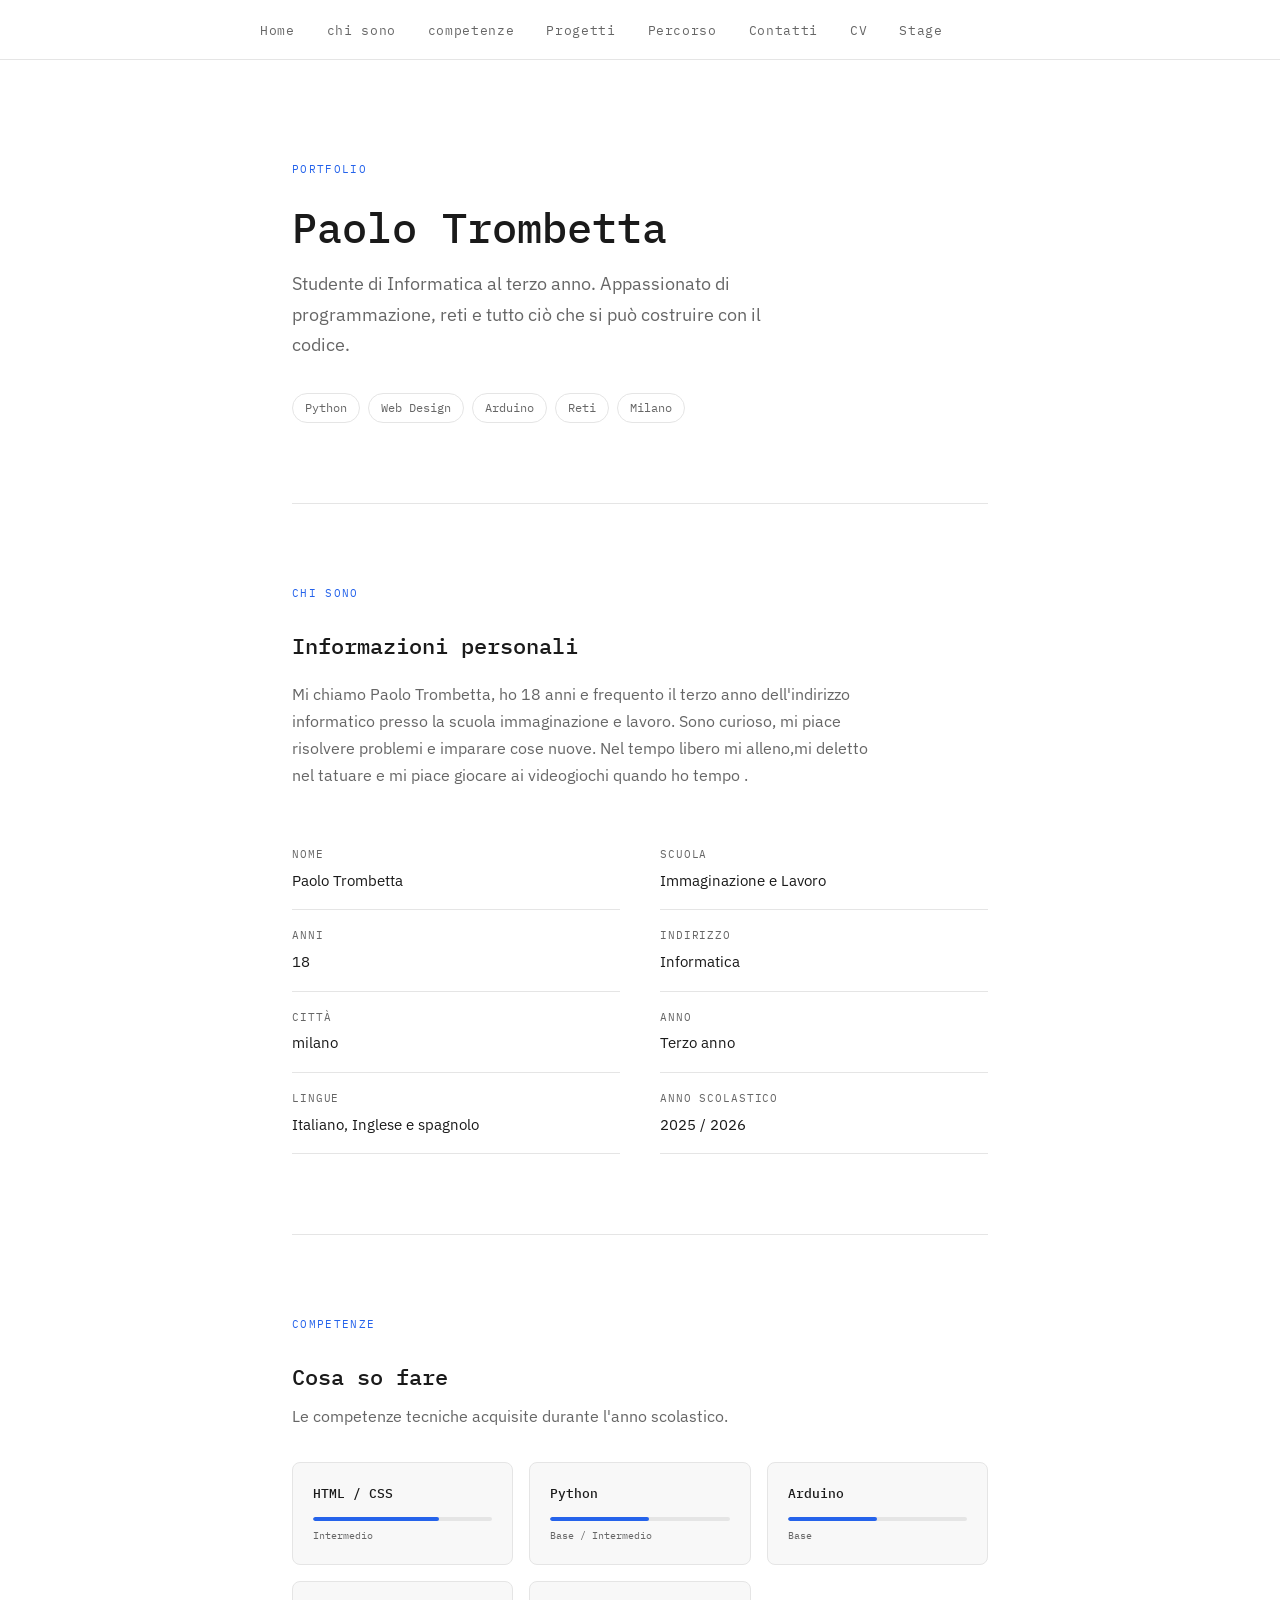
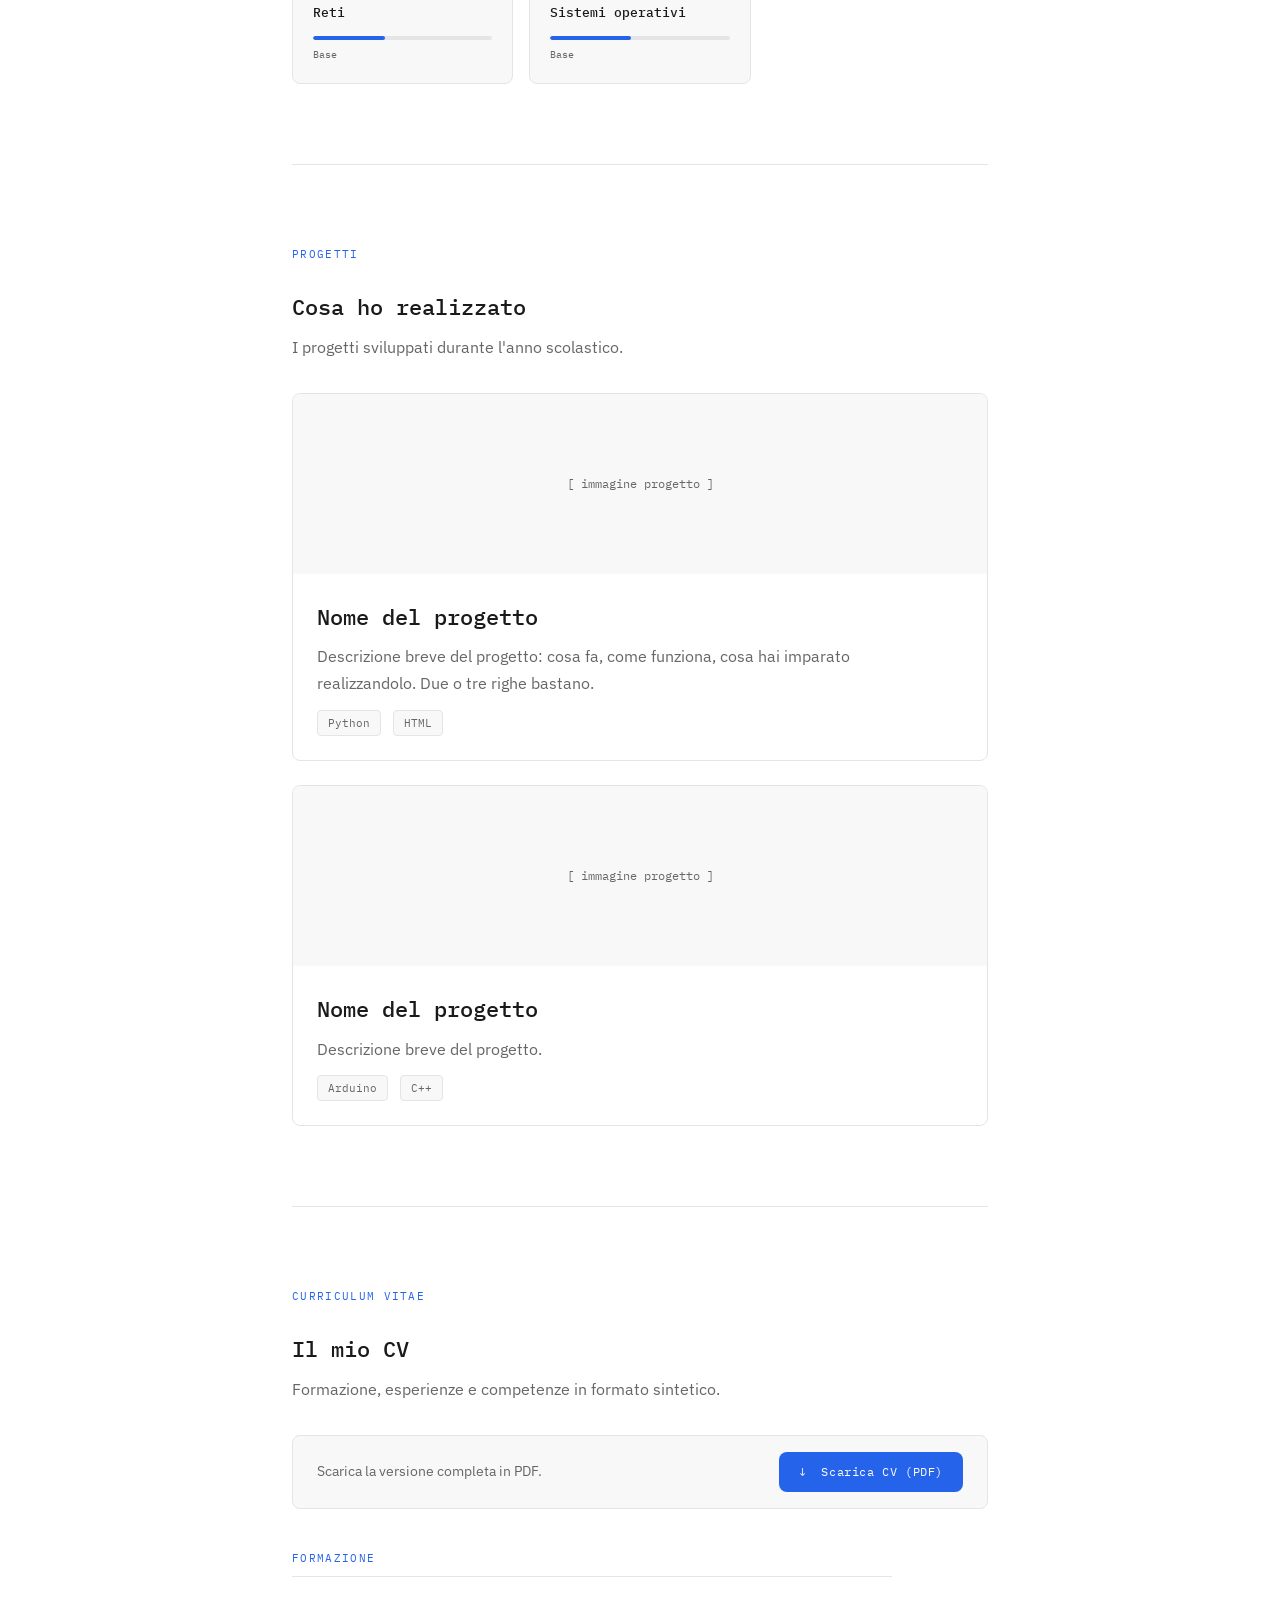
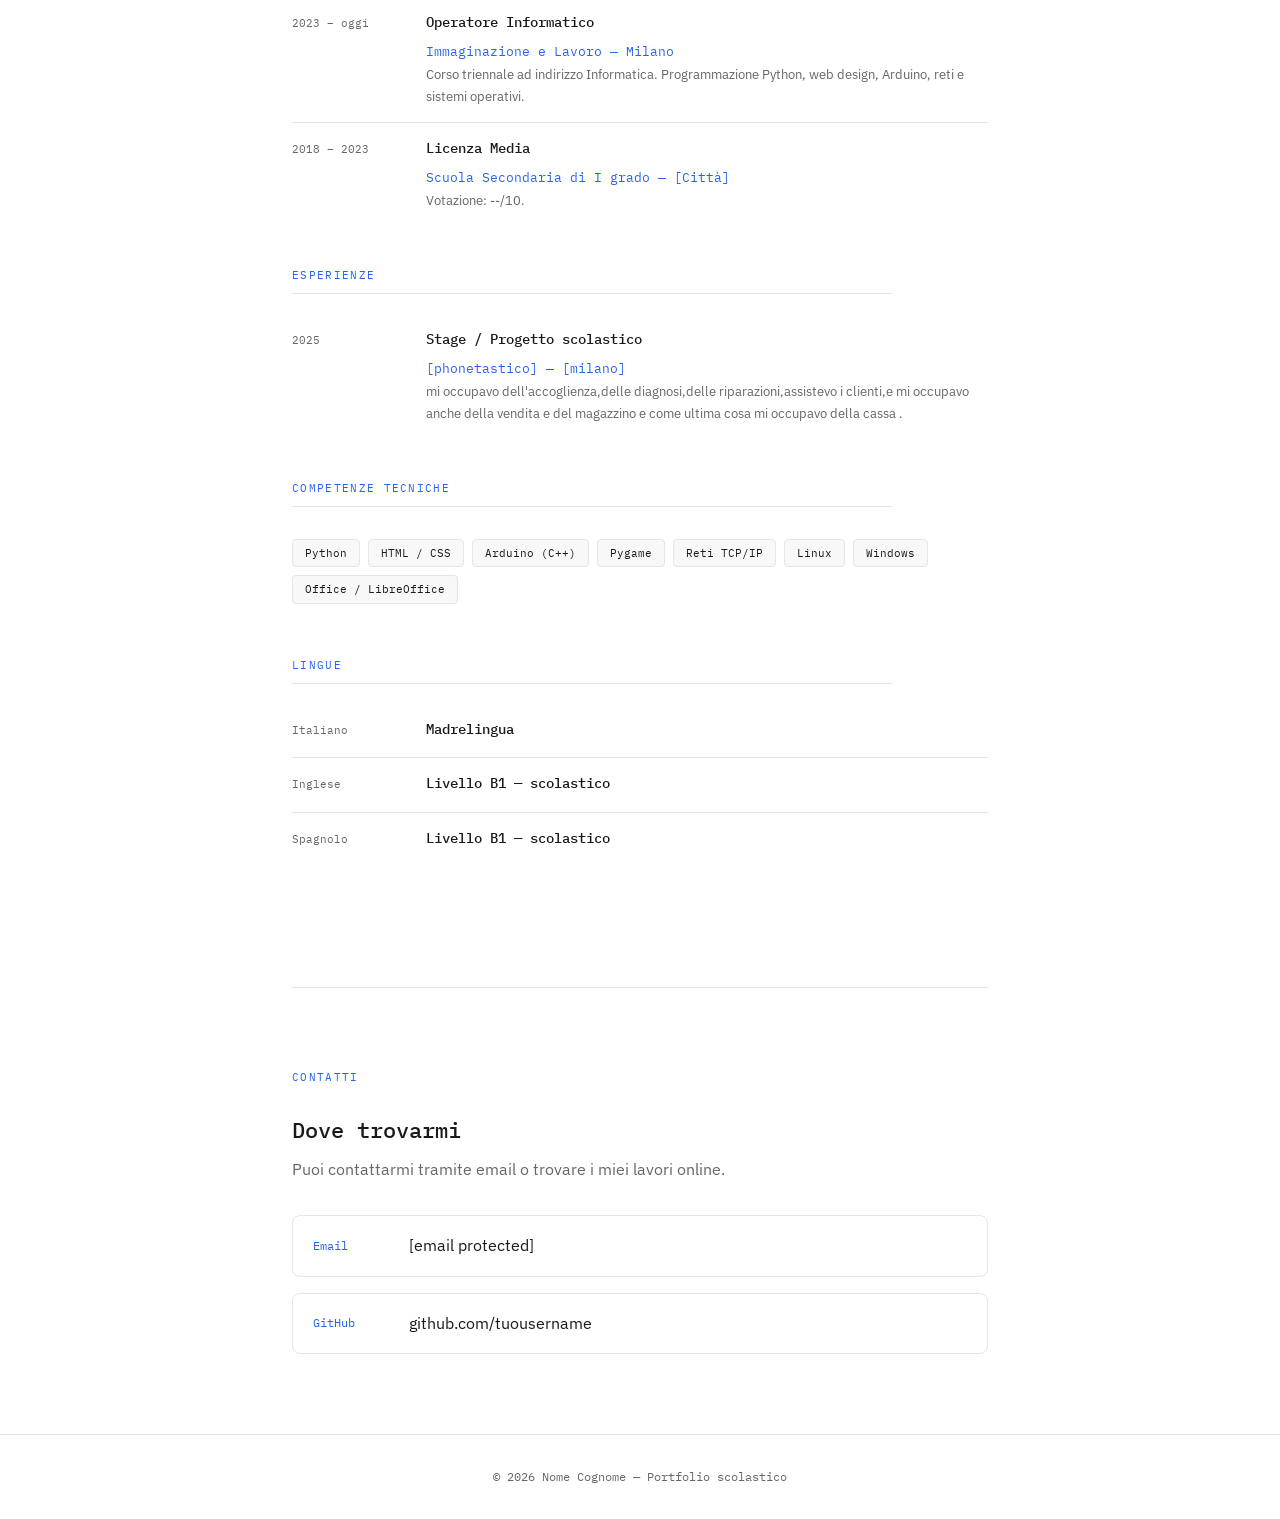
<file: index.html>
<!DOCTYPE html>
<html lang="it">
<head>
  <meta charset="UTF-8" />
  <meta name="viewport" content="width=device-width, initial-scale=1.0"/>

  <!-- ✏️ MODIFICA: cambia il titolo con il tuo nome -->
  <title>Paolo Trombetta — Portfolio</title>

  <link rel="preconnect" href="https://fonts.googleapis.com">
  <link href="https://fonts.googleapis.com/css2?family=IBM+Plex+Sans:wght@300;400;500&family=IBM+Plex+Mono:wght@400;500&display=swap" rel="stylesheet">
  <link rel="stylesheet" href="style.css">
</head>

<body>

  <!-- NAVIGAZIONE -->
  <nav>
    <ul>
      <!-- ✏️ puoi cambiare le voci del menu -->
      <li><a href="#hero">Home</a></li>
      <li><a href="#chi-sono">chi sono</a></li>
      <li><a href="#competenze">competenze</a></li>
      <li><a href="#progetti">Progetti</a></li>
      <li><a href="#percorso">Percorso</a></li>
      <li><a href="#contatti">Contatti</a></li>
      <li><a href="#cv">CV</a></li>
      <li><a href="./stage.html">Stage</a></li>
    </ul>
  </nav>

  <main>

    <!-- ==========================================
         HERO — presentazione iniziale
         ========================================== -->
    <section id="hero">
      <p class="etichetta">Portfolio</p>

      <!-- ✏️ MODIFICA: il tuo nome e cognome -->
      <h1>Paolo Trombetta</h1>

      <!-- ✏️ MODIFICA: una frase breve su di te -->
      <p class="sottotitolo">
        Studente di Informatica al terzo anno. Appassionato di programmazione,
        reti e tutto ciò che si può costruire con il codice.
      </p>

      <!-- ✏️ MODIFICA: le parole chiave che ti descrivono -->
      <div class="tag-list">
        <span class="tag">Python</span>
        <span class="tag">Web Design</span>
        <span class="tag">Arduino</span>
        <span class="tag">Reti</span>
        <span class="tag">Milano</span>
      </div>
    </section>

    <!-- ==========================================
         CHI SONO
         ========================================== -->
    <section id="chi-sono">
      <p class="etichetta">Chi sono</p>
      <h2>Informazioni personali</h2>

      <!-- ✏️ MODIFICA: scrivi qualcosa su di te -->
      <p style="margin-top: 16px;">
        Mi chiamo Paolo Trombetta, ho 18 anni e frequento il terzo anno
        dell'indirizzo informatico presso la scuola immaginazione e lavoro. Sono curioso,
        mi piace risolvere problemi e imparare cose nuove.
        Nel tempo libero mi alleno,mi deletto nel tatuare e mi piace giocare ai videogiochi quando ho tempo .
      </p>

      <div class="griglia-2col" style="margin-top: 40px;">
        <div>
          <!-- ✏️ MODIFICA: le tue informazioni -->
          <div class="info-riga">
            <span>nome</span>
            <span>Paolo Trombetta</span>
          </div>
          <div class="info-riga">
            <span>anni</span>
            <span>18</span>
          </div>
          <div class="info-riga">
            <span>Città</span>
            <span>milano</span>
          </div>
          <div class="info-riga">
            <span>Lingue</span>
            <span>Italiano, Inglese e spagnolo</span>
          </div>
        </div>
        <div>
          <div class="info-riga">
            <span>Scuola</span>
            <span>Immaginazione e Lavoro</span>
          </div>
          <div class="info-riga">
            <span>Indirizzo</span>
            <span>Informatica</span>
          </div>
          <div class="info-riga">
            <span>Anno</span>
            <span>Terzo anno</span>
          </div>
          <div class="info-riga">
            <span>Anno scolastico</span>
            <span>2025 / 2026</span>
          </div>
        </div>
      </div>
    </section>

    <!-- ==========================================
         COMPETENZE
         ========================================== -->
    <section id="competenze">
      <p class="etichetta">Competenze</p>
      <h2>Cosa so fare</h2>
      <p style="margin-top: 8px;">
        Le competenze tecniche acquisite durante l'anno scolastico.
      </p>

      <!-- ✏️ MODIFICA: le tue competenze e il livello (da 0% a 100%) -->
      <div class="competenze-griglia">

        <div class="competenza-card">
          <h3>HTML / CSS</h3>
          <div class="barra-contenitore">
            <div class="barra" style="width: 70%"></div>
          </div>
          <p class="livello-label">Intermedio</p>
        </div>

        <div class="competenza-card">
          <h3>Python</h3>
          <div class="barra-contenitore">
            <div class="barra" style="width: 55%"></div>
          </div>
          <p class="livello-label">Base / Intermedio</p>
        </div>

        <div class="competenza-card">
          <h3>Arduino</h3>
          <div class="barra-contenitore">
            <div class="barra" style="width: 50%"></div>
          </div>
          <p class="livello-label">Base</p>
        </div>

        <div class="competenza-card">
          <h3>Reti</h3>
          <div class="barra-contenitore">
            <div class="barra" style="width: 40%"></div>
          </div>
          <p class="livello-label">Base</p>
        </div>

        <div class="competenza-card">
          <h3>Sistemi operativi</h3>
          <div class="barra-contenitore">
            <div class="barra" style="width: 45%"></div>
          </div>
          <p class="livello-label">Base</p>
        </div>

        <!-- ✏️ aggiungi altre competenze copiando il blocco sopra -->

      </div>
    </section>

    <!-- ==========================================
         PROGETTI
         ========================================== -->
    <section id="progetti">
      <p class="etichetta">Progetti</p>
      <h2>Cosa ho realizzato</h2>
      <p style="margin-top: 8px;">
        I progetti sviluppati durante l'anno scolastico.
      </p>

      <div class="progetti-lista">

        <!-- PROGETTO 1 — ✏️ MODIFICA con il tuo progetto -->
        <div class="progetto-card">
          <div class="progetto-immagine">
            <!-- ✏️ sostituisci questo placeholder con un'immagine del progetto:
                 <img src="screenshot-progetto.jpg" alt="Nome progetto" style="width:100%;height:100%;object-fit:cover;">
            -->
            [ immagine progetto ]
          </div>
          <div class="progetto-corpo">
            <h2>Nome del progetto</h2>
            <p style="margin-top: 8px;">
              Descrizione breve del progetto: cosa fa, come funziona, cosa hai imparato
              realizzandolo. Due o tre righe bastano.
            </p>
            <div class="progetto-meta">
              <!-- ✏️ aggiungi i linguaggi / strumenti usati -->
              <span class="badge">Python</span>
              <span class="badge">HTML</span>
            </div>
            <!-- ✏️ se hai un link al progetto, inseriscilo qui -->
            <!-- <a href="#" class="progetto-link">→ Vedi il progetto</a> -->
          </div>
        </div>

        <!-- PROGETTO 2 — ✏️ MODIFICA con il tuo progetto -->
        <div class="progetto-card">
          <div class="progetto-immagine">[ immagine progetto ]</div>
          <div class="progetto-corpo">
            <h2>Nome del progetto</h2>
            <p style="margin-top: 8px;">
              Descrizione breve del progetto.
            </p>
            <div class="progetto-meta">
              <span class="badge">Arduino</span>
              <span class="badge">C++</span>
            </div>
          </div>
        </div>

        <!-- ✏️ copia un blocco qui sopra per aggiungere altri progetti -->

      </div>
    </section>

    <!-- ==========================================
         CV
         ========================================== -->
    <section id="cv">
      <p class="etichetta">Curriculum Vitae</p>
      <h2>Il mio CV</h2>
      <p style="margin-top: 8px;">
        Formazione, esperienze e competenze in formato sintetico.
      </p>

      <!-- BOTTONE DOWNLOAD PDF -->
      <div class="cv-download-bar">
        <p>Scarica la versione completa in PDF.</p>
        <!-- ✏️ MODIFICA: sostituisci "cv.pdf" con il nome del tuo file PDF -->
        <a href="cv.pdf" download="NomeCognome_CV.pdf" class="btn-scarica">
          ↓ &nbsp;Scarica CV (PDF)
        </a>
      </div>

      <!-- FORMAZIONE -->
      <div class="cv-blocco">
        <p class="cv-blocco-titolo">Formazione</p>

        <!-- ✏️ MODIFICA: il tuo percorso scolastico -->
        <div class="cv-riga">
          <span class="cv-periodo">2023 – oggi</span>
          <div class="cv-contenuto">
            <h3>Operatore Informatico</h3>
            <span class="cv-luogo">Immaginazione e Lavoro — Milano</span>
            <p>Corso triennale ad indirizzo Informatica. Programmazione Python,
               web design, Arduino, reti e sistemi operativi.</p>
          </div>
        </div>

        <div class="cv-riga">
          <span class="cv-periodo">2018 – 2023</span>
          <div class="cv-contenuto">
            <h3>Licenza Media</h3>
            <!-- ✏️ MODIFICA: la tua scuola media -->
            <span class="cv-luogo">Scuola Secondaria di I grado — [Città]</span>
            <p>Votazione: --/10.</p>
          </div>
        </div>

        <!-- ✏️ aggiungi altri blocchi copiando una cv-riga -->
      </div>

      <!-- ESPERIENZE -->
      <div class="cv-blocco">
        <p class="cv-blocco-titolo">Esperienze</p>

        <!-- ✏️ MODIFICA: aggiungi stage, lavori, volontariato, ecc. -->
        <div class="cv-riga">
          <span class="cv-periodo">2025</span>
          <div class="cv-contenuto">
            <h3>Stage / Progetto scolastico</h3>
            <!-- ✏️ MODIFICA: azienda o contesto -->
            <span class="cv-luogo">[phonetastico] — [milano]</span>
            <p>mi occupavo dell'accoglienza,delle diagnosi,delle riparazioni,assistevo i clienti,e mi occupavo anche della vendita e del magazzino e come ultima cosa mi occupavo della cassa .</p>
          </div>
        </div>

        <!-- ✏️ se non hai esperienze lavorative ancora, puoi rimuovere
             questa sezione o usarla per progetti extrascolastici -->
      </div>

      <!-- COMPETENZE TECNICHE -->
      <div class="cv-blocco">
        <p class="cv-blocco-titolo">Competenze tecniche</p>
        <!-- ✏️ MODIFICA: le tue competenze -->
        <div class="cv-skill-lista">
          <span class="cv-skill">Python</span>
          <span class="cv-skill">HTML / CSS</span>
          <span class="cv-skill">Arduino (C++)</span>
          <span class="cv-skill">Pygame</span>
          <span class="cv-skill">Reti TCP/IP</span>
          <span class="cv-skill">Linux</span>
          <span class="cv-skill">Windows</span>
          <span class="cv-skill">Office / LibreOffice</span>
        </div>
      </div>

      <!-- LINGUE -->
      <div class="cv-blocco">
        <p class="cv-blocco-titolo">Lingue</p>

        <div class="cv-riga">
          <span class="cv-periodo">Italiano</span>
          <div class="cv-contenuto">
            <h3>Madrelingua</h3>
          </div>
        </div>

        <div class="cv-riga">
          <span class="cv-periodo">Inglese</span>
          <div class="cv-contenuto">
            <!-- ✏️ MODIFICA: il tuo livello -->
            <h3>Livello B1 — scolastico</h3>
          </div>
        </div>

        <div class="cv-riga">
          <span class="cv-periodo">Spagnolo</span>
          <div class="cv-contenuto">
            <!-- ✏️ MODIFICA: il tuo livello -->
            <h3>Livello B1 — scolastico</h3>
          </div>
        </div>
      </div>

    </section>

    <!-- ==========================================
         CONTATTI
         ========================================== -->
    <section id="contatti">
      <p class="etichetta">Contatti</p>
      <h2>Dove trovarmi</h2>
      <p style="margin-top: 8px;">
        Puoi contattarmi tramite email o trovare i miei lavori online.
      </p>

      <div class="contatti-lista">

        <!-- ✏️ MODIFICA: la tua email -->
        <a href="/cdn-cgi/l/email-protection#3b4f4e5a7b5e565a525715524f" class="contatto-riga">
          <span class="contatto-icona">Email</span>
          <span><span class="__cf_email__" data-cfemail="5d29283c1d38303c3431733429">[email&#160;protected]</span></span>
        </a>

        <!-- ✏️ MODIFICA: il tuo profilo GitHub (se ce l'hai) -->
        <a href="https://github.com/tuousername" class="contatto-riga" target="_blank">
          <span class="contatto-icona">GitHub</span>
          <span>github.com/tuousername</span>
        </a>

        <!-- ✏️ aggiungi altri link (LinkedIn, ecc.) copiando il blocco sopra
             oppure cancella quelli che non usi -->

      </div>
    </section>

    

  </main>

    <footer>
    <!-- ✏️ MODIFICA: il tuo nome -->
    © 2026 Nome Cognome — Portfolio scolastico
  </footer>

</body>
</html>
</file>
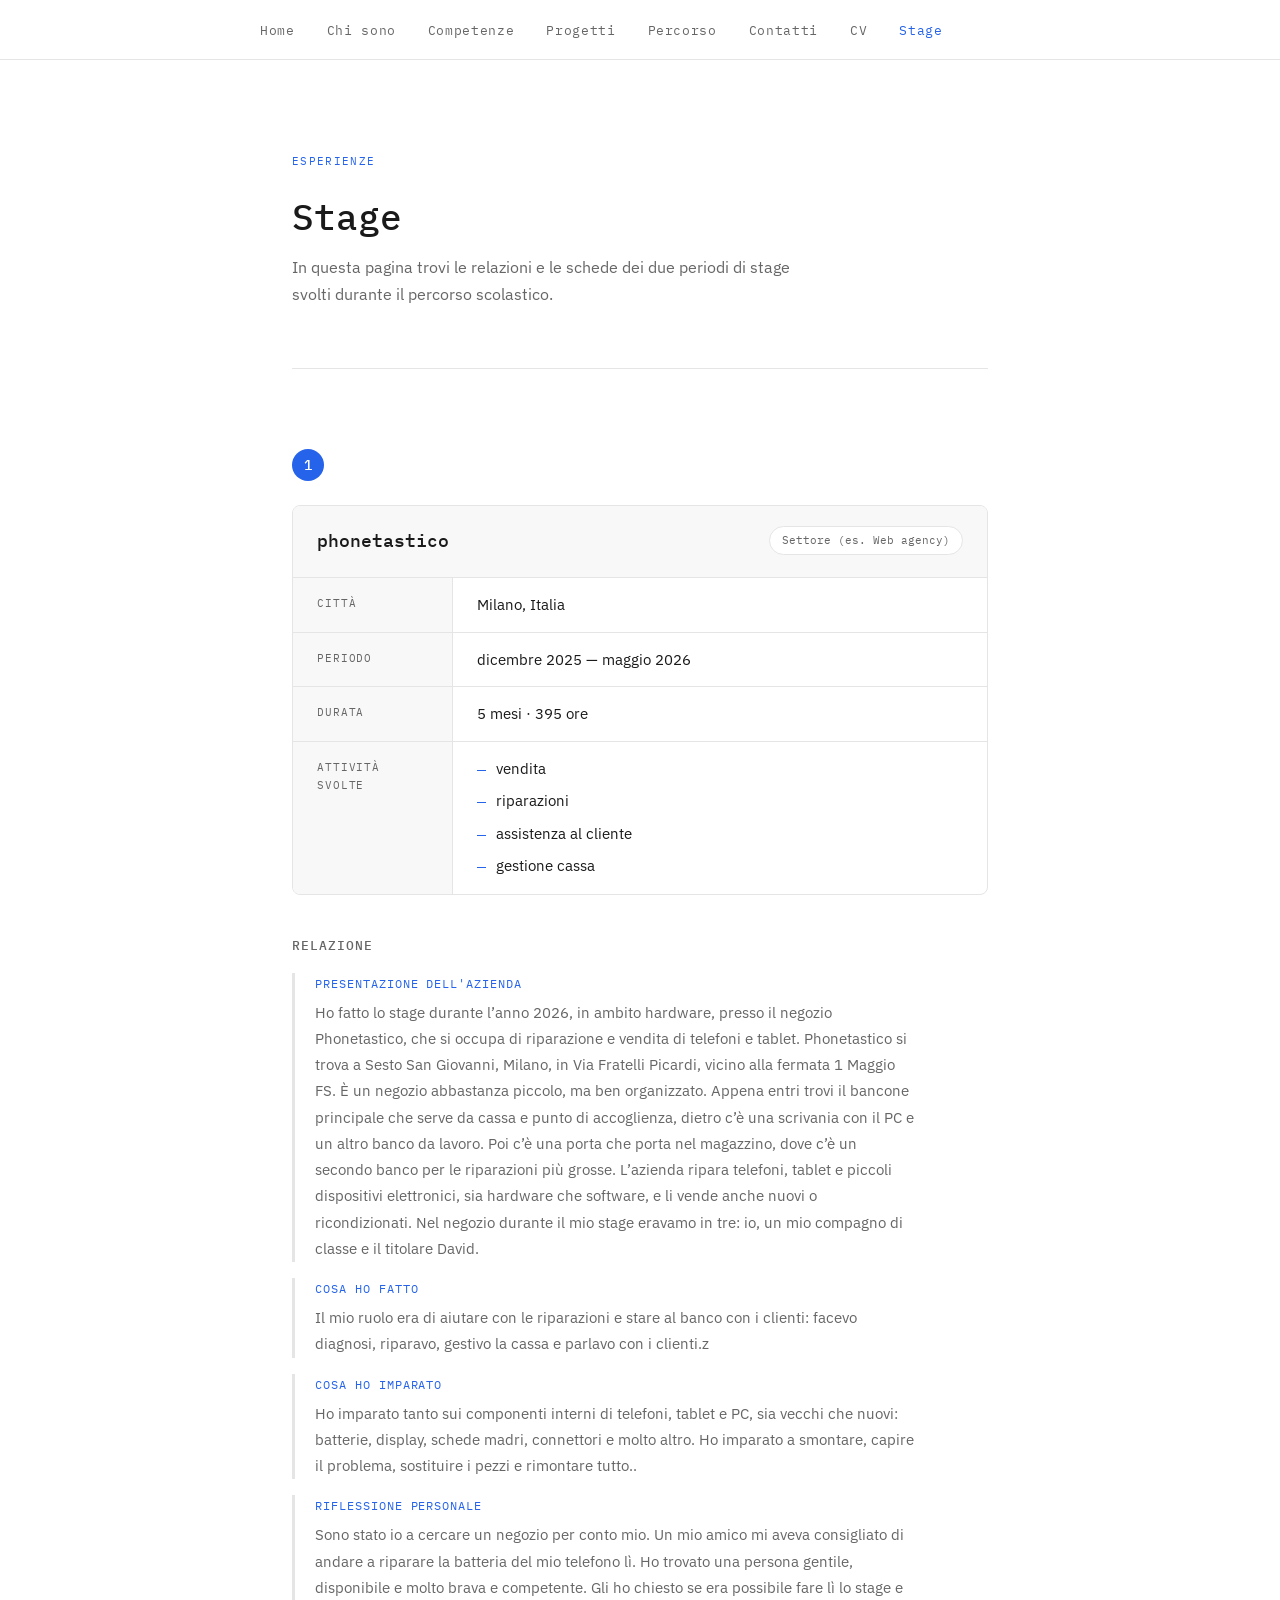
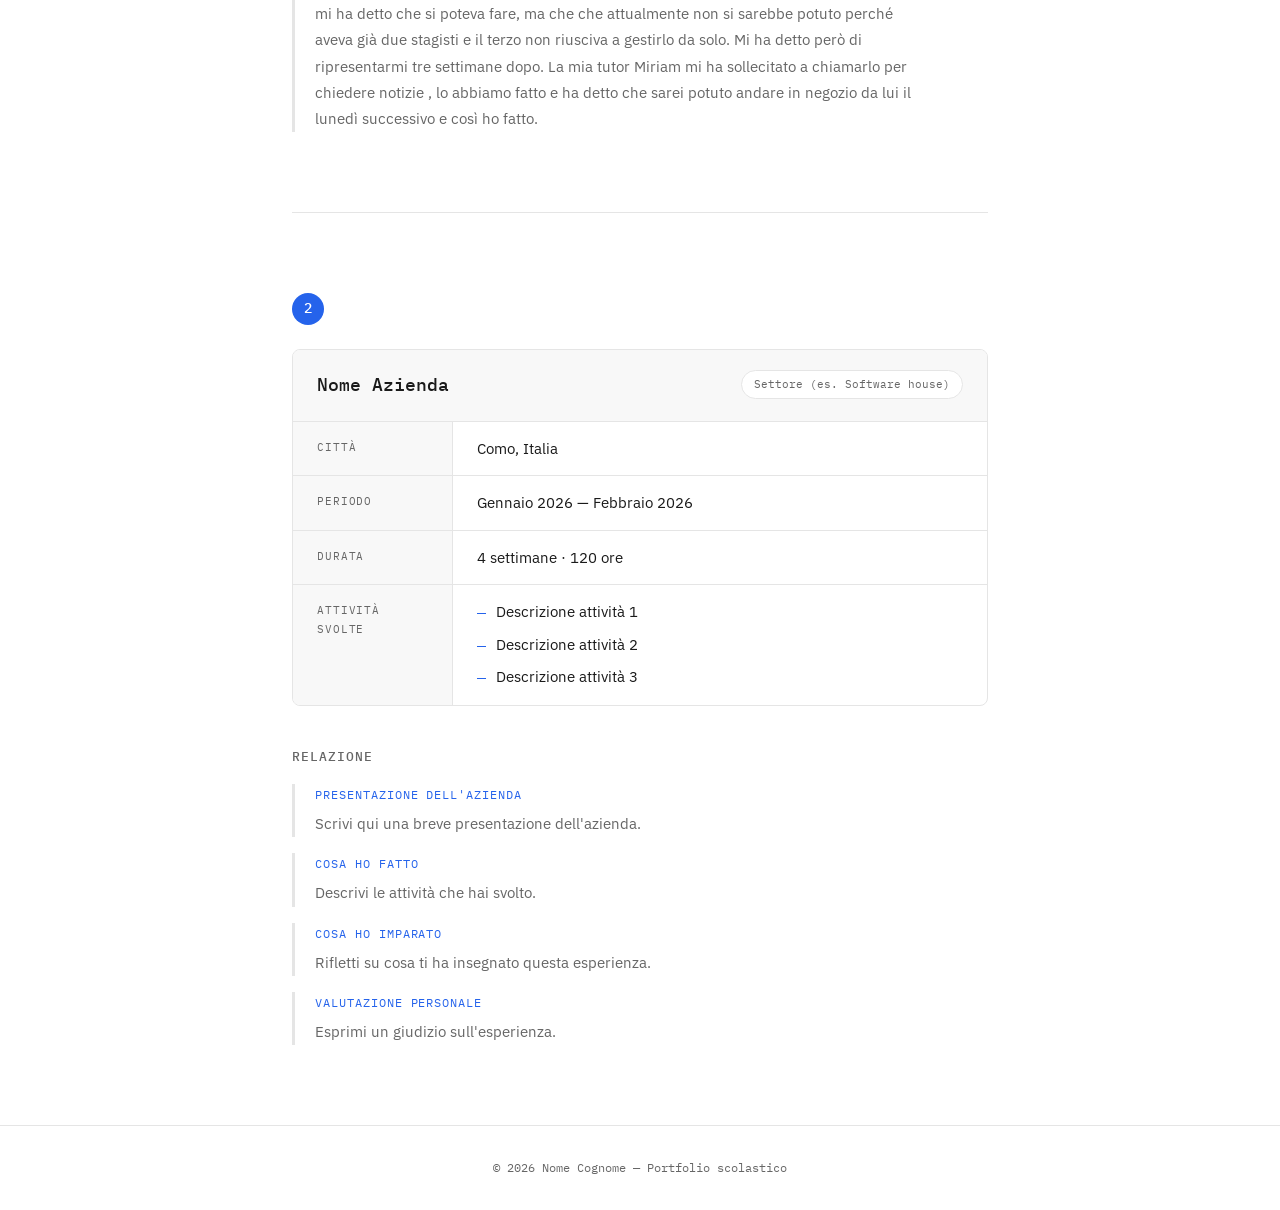
<file: stage.html>
<!DOCTYPE html>
<html lang="it">
<head>
  <meta charset="UTF-8" />
  <meta name="viewport" content="width=device-width, initial-scale=1.0"/>

  <!-- ✏️ MODIFICA: cambia il titolo con il tuo nome -->
  <title>Nome Cognome — Stage</title>

  <link rel="preconnect" href="https://fonts.googleapis.com">
  <link href="https://fonts.googleapis.com/css2?family=IBM+Plex+Sans:wght@300;400;500&family=IBM+Plex+Mono:wght@400;500&display=swap" rel="stylesheet">
  <link rel="stylesheet" href="style.css">
</head>

<body class="pagina-stage">

  <!-- NAVIGAZIONE -->
  <nav>
    <ul>
      <!-- ✏️ MODIFICA: stessi link del tuo portfolio -->
      <li><a href="./index.html">Home</a></li>
      <li><a href="index.html#chi-sono">Chi sono</a></li>
      <li><a href="./index.html#competenze">Competenze</a></li>
      <li><a href="./index.html#progetti">Progetti</a></li>
      <li><a href="./index.html#percorso">Percorso</a></li>
      <li><a href="./index.html#contatti">Contatti</a></li>
      <li><a href="./index.html#cv">CV</a></li>
      <li><a href="./stage.html" class="attivo">Stage</a></li>
    </ul>
  </nav>

  <main>

    <!-- INTESTAZIONE -->
    <section id="intro">
      <p class="etichetta">Esperienze</p>
      <h1>Stage</h1>
      <p>
        In questa pagina trovi le relazioni e le schede dei due periodi
        di stage svolti durante il percorso scolastico.
      </p>
    </section>


    <!-- ==========================================
         STAGE 1
         ========================================== -->
    <section id="stage-1">

      <div class="numero-stage">1</div>

      <!-- SCHEDA AZIENDA -->
      <div class="scheda-azienda">

        <div class="scheda-header">
          <!-- ✏️ MODIFICA: nome azienda e settore -->
          <h2>phonetastico</h2>
          <span class="settore-badge">Settore (es. Web agency)</span>
        </div>

        <div class="scheda-corpo">

          <div class="scheda-riga">
            <span class="scheda-label">Città</span>
            <!-- ✏️ MODIFICA -->
            <span class="scheda-valore">Milano, Italia</span>
          </div>

          <div class="scheda-riga">
            <span class="scheda-label">Periodo</span>
            <!-- ✏️ MODIFICA: quando hai fatto lo stage -->
            <span class="scheda-valore">dicembre 2025 — maggio 2026</span>
          </div>

          <div class="scheda-riga">
            <span class="scheda-label">Durata</span>
            <!-- ✏️ MODIFICA -->
            <span class="scheda-valore">5 mesi · 395 ore</span>
          </div>

          <div class="scheda-riga">
            <span class="scheda-label">Attività svolte</span>
            <!-- ✏️ MODIFICA: aggiungi / rimuovi voci -->
            <ul class="attivita-lista">
              <li>vendita</li>
              <li>riparazioni</li>
              <li>assistenza al cliente</li>
              <li>gestione cassa</li>
            </ul>
          </div>

        </div>
      </div>

      <!-- RELAZIONE -->
      <div class="relazione-contenitore">
        <h3>Relazione</h3>

        <div class="relazione-testo">

          <!-- ✏️ Ogni blocco è un paragrafo della relazione.
               Puoi cambiare i titoli e scrivere il tuo testo dentro i tag <p>.
               Puoi aggiungere altri paragrafi copiando il blocco sotto. -->

          <div class="relazione-paragrafo">
            <p class="para-titolo">Presentazione dell'azienda</p>
            <p>
              Ho fatto lo stage durante l’anno 2026, in ambito hardware, presso il negozio Phonetastico, che si occupa di riparazione e vendita di telefoni e tablet.

Phonetastico si trova a Sesto San Giovanni, Milano, in Via Fratelli Picardi, vicino alla fermata 1 Maggio FS. È un negozio abbastanza piccolo, ma ben organizzato. Appena entri trovi il bancone principale che serve da cassa e punto di accoglienza, dietro c’è una scrivania con il PC e un altro banco da lavoro. Poi c’è una porta che porta nel magazzino, dove c’è un secondo banco per le riparazioni più grosse.

L’azienda ripara telefoni, tablet e piccoli dispositivi elettronici, sia hardware che software, e li vende anche nuovi o ricondizionati.

Nel negozio durante il mio stage eravamo in tre: io, un mio compagno di classe e il titolare David.
            </p>
          </div>

          <div class="relazione-paragrafo">
            <p class="para-titolo">Cosa ho fatto</p>
            <p>
              Il mio ruolo era di aiutare con le riparazioni e stare al banco con i clienti: facevo diagnosi, riparavo, gestivo la cassa e parlavo con i clienti.z
            </p>
          </div>

          <div class="relazione-paragrafo">
            <p class="para-titolo">Cosa ho imparato</p>
            <p>
              Ho imparato tanto sui componenti interni di telefoni, tablet e PC, sia vecchi che nuovi: batterie, display, schede madri, connettori e molto altro.

Ho imparato a smontare, capire il problema, sostituire i pezzi e rimontare tutto..
            </p>
          </div>

          <div class="relazione-paragrafo">
            <p class="para-titolo">Riflessione personale</p>
            <p>
             Sono stato io a cercare un negozio per conto mio. Un mio amico mi aveva consigliato di andare a riparare la batteria del mio telefono lì. Ho trovato una persona gentile, disponibile e molto brava e competente. Gli ho chiesto se era possibile fare lì lo stage e mi ha detto che si poteva fare, ma che che attualmente non si sarebbe potuto perché aveva già due stagisti e il terzo non riusciva a gestirlo da solo. Mi ha detto però di ripresentarmi tre settimane dopo. La mia tutor Miriam mi ha sollecitato a chiamarlo per chiedere notizie , lo abbiamo fatto e ha detto che sarei potuto andare in negozio da lui il lunedì successivo e così ho fatto.
            </p>
          </div>

        </div>
      </div>

    </section>


    <!-- ==========================================
         STAGE 2
         ========================================== -->
    <section id="stage-2">

      <div class="numero-stage">2</div>

      <!-- SCHEDA AZIENDA -->
      <div class="scheda-azienda">

        <div class="scheda-header">
          <!-- ✏️ MODIFICA: nome azienda e settore -->
          <h2>Nome Azienda</h2>
          <span class="settore-badge">Settore (es. Software house)</span>
        </div>

        <div class="scheda-corpo">

          <div class="scheda-riga">
            <span class="scheda-label">Città</span>
            <span class="scheda-valore">Como, Italia</span>
          </div>

          <div class="scheda-riga">
            <span class="scheda-label">Periodo</span>
            <span class="scheda-valore">Gennaio 2026 — Febbraio 2026</span>
          </div>

          <div class="scheda-riga">
            <span class="scheda-label">Durata</span>
            <span class="scheda-valore">4 settimane · 120 ore</span>
          </div>

          <div class="scheda-riga">
            <span class="scheda-label">Attività svolte</span>
            <ul class="attivita-lista">
              <li>Descrizione attività 1</li>
              <li>Descrizione attività 2</li>
              <li>Descrizione attività 3</li>
            </ul>
          </div>

        </div>
      </div>

      <!-- RELAZIONE -->
      <div class="relazione-contenitore">
        <h3>Relazione</h3>

        <div class="relazione-testo">

          <div class="relazione-paragrafo">
            <p class="para-titolo">Presentazione dell'azienda</p>
            <p>
              Scrivi qui una breve presentazione dell'azienda.
            </p>
          </div>

          <div class="relazione-paragrafo">
            <p class="para-titolo">Cosa ho fatto</p>
            <p>
              Descrivi le attività che hai svolto.
            </p>
          </div>

          <div class="relazione-paragrafo">
            <p class="para-titolo">Cosa ho imparato</p>
            <p>
              Rifletti su cosa ti ha insegnato questa esperienza.
            </p>
          </div>

          <div class="relazione-paragrafo">
            <p class="para-titolo">Valutazione personale</p>
            <p>
              Esprimi un giudizio sull'esperienza.
            </p>
          </div>

        </div>
      </div>

    </section>

  </main>

  <footer>
    <!-- ✏️ MODIFICA: il tuo nome -->
    © 2026 Nome Cognome — Portfolio scolastico
  </footer>

</body>
</html>
</file>
<file: style.css>
/* =============================================
   VARIABILI — modifica qui i colori del sito
   Cambiarle qui le cambia su TUTTE le pagine
   ============================================= */
:root {
  --colore-sfondo:     #ffffff;
  --colore-testo:      #1a1a1a;
  --colore-testo-muto: #666666;
  --colore-accento:    #2563eb;   /* ✏️ cambia questo colore con il tuo preferito */
  --colore-bordo:      #e5e5e5;
  --colore-card:       #f8f8f8;

  --font-titoli: 'IBM Plex Mono', monospace;
  --font-testo:  'IBM Plex Sans', sans-serif;

  --larghezza-max: 760px;
  --raggio:        8px;
}

/* =============================================
   RESET E BASE
   ============================================= */
*, *::before, *::after {
  box-sizing: border-box;
  margin: 0;
  padding: 0;
}

html {
  scroll-behavior: smooth;
}

body {
  background-color: var(--colore-sfondo);
  color: var(--colore-testo);
  font-family: var(--font-testo);
  font-size: 16px;
  line-height: 1.7;
}

/* =============================================
   NAVIGAZIONE
   ============================================= */
nav {
  position: sticky;
  top: 0;
  background-color: var(--colore-sfondo);
  border-bottom: 1px solid var(--colore-bordo);
  z-index: 100;
  padding: 0 32px;
}

nav ul {
  list-style: none;
  display: flex;
  gap: 32px;
  max-width: var(--larghezza-max);
  margin: 0 auto;
  padding: 16px 0;
}

nav a {
  text-decoration: none;
  color: var(--colore-testo-muto);
  font-size: 13px;
  font-family: var(--font-titoli);
  letter-spacing: 0.05em;
  transition: color 0.2s;
}

nav a:hover,
nav a.attivo {
  color: var(--colore-accento);
}

/* =============================================
   LAYOUT PRINCIPALE
   ============================================= */
main {
  max-width: var(--larghezza-max);
  margin: 0 auto;
  padding: 0 32px;
}

section {
  padding: 80px 0;
  border-bottom: 1px solid var(--colore-bordo);
}

section:last-child {
  border-bottom: none;
}

/* =============================================
   TIPOGRAFIA
   ============================================= */
.etichetta {
  font-family: var(--font-titoli);
  font-size: 11px;
  letter-spacing: 0.12em;
  text-transform: uppercase;
  color: var(--colore-accento);
  margin-bottom: 24px;
}

h1 {
  font-family: var(--font-titoli);
  font-size: clamp(28px, 5vw, 42px);
  font-weight: 500;
  line-height: 1.2;
  margin-bottom: 16px;
}

/* h1 nella pagina stage è leggermente più piccolo */
.pagina-stage h1 {
  font-size: clamp(24px, 4vw, 36px);
}

h2 {
  font-family: var(--font-titoli);
  font-size: 22px;
  font-weight: 500;
  margin-bottom: 8px;
}

h3 {
  font-family: var(--font-titoli);
  font-size: 15px;
  font-weight: 500;
  margin-bottom: 6px;
}

p {
  color: var(--colore-testo-muto);
  max-width: 600px;
}

a {
  color: var(--colore-accento);
}

/* =============================================
   SEZIONE HERO (intestazione — solo index)
   ============================================= */
#hero {
  padding: 100px 0 80px;
}

#hero .sottotitolo {
  font-size: 18px;
  color: var(--colore-testo-muto);
  margin-bottom: 32px;
  max-width: 520px;
}

.tag-list {
  display: flex;
  flex-wrap: wrap;
  gap: 8px;
  margin-top: 24px;
}

.tag {
  font-family: var(--font-titoli);
  font-size: 12px;
  padding: 4px 12px;
  border: 1px solid var(--colore-bordo);
  border-radius: 100px;
  color: var(--colore-testo-muto);
}

/* =============================================
   SEZIONE CHI SONO — griglia 2 colonne
   ============================================= */
.griglia-2col {
  display: grid;
  grid-template-columns: 1fr 1fr;
  gap: 40px;
  margin-top: 32px;
}

.info-riga {
  display: flex;
  flex-direction: column;
  gap: 4px;
  padding: 16px 0;
  border-bottom: 1px solid var(--colore-bordo);
}

.info-riga span:first-child {
  font-family: var(--font-titoli);
  font-size: 11px;
  text-transform: uppercase;
  letter-spacing: 0.08em;
  color: var(--colore-testo-muto);
}

.info-riga span:last-child {
  font-size: 15px;
  color: var(--colore-testo);
}

/* =============================================
   SEZIONE COMPETENZE
   ============================================= */
.competenze-griglia {
  display: grid;
  grid-template-columns: repeat(auto-fill, minmax(200px, 1fr));
  gap: 16px;
  margin-top: 32px;
}

.competenza-card {
  background: var(--colore-card);
  border: 1px solid var(--colore-bordo);
  border-radius: var(--raggio);
  padding: 20px;
}

.competenza-card h3 {
  font-size: 13px;
  margin-bottom: 12px;
  color: var(--colore-testo);
}

.barra-contenitore {
  background: var(--colore-bordo);
  border-radius: 4px;
  height: 4px;
  overflow: hidden;
}

.barra {
  height: 100%;
  background: var(--colore-accento);
  border-radius: 4px;
}

.livello-label {
  font-family: var(--font-titoli);
  font-size: 10px;
  color: var(--colore-testo-muto);
  margin-top: 6px;
}

/* =============================================
   SEZIONE PROGETTI
   ============================================= */
.progetti-lista {
  display: flex;
  flex-direction: column;
  gap: 24px;
  margin-top: 32px;
}

.progetto-card {
  border: 1px solid var(--colore-bordo);
  border-radius: var(--raggio);
  overflow: hidden;
  transition: border-color 0.2s;
}

.progetto-card:hover {
  border-color: var(--colore-accento);
}

.progetto-immagine {
  width: 100%;
  height: 180px;
  background: var(--colore-card);
  display: flex;
  align-items: center;
  justify-content: center;
  font-family: var(--font-titoli);
  font-size: 12px;
  color: var(--colore-testo-muto);
  /* ✏️ puoi sostituire il colore di sfondo con un'immagine:
     background: url('immagine-progetto.jpg') center/cover; */
}

.progetto-corpo {
  padding: 24px;
}

.progetto-meta {
  display: flex;
  gap: 12px;
  margin-top: 12px;
  flex-wrap: wrap;
}

.badge {
  font-family: var(--font-titoli);
  font-size: 11px;
  padding: 3px 10px;
  border-radius: 4px;
  background: var(--colore-card);
  border: 1px solid var(--colore-bordo);
  color: var(--colore-testo-muto);
}

.progetto-link {
  display: inline-block;
  margin-top: 16px;
  font-family: var(--font-titoli);
  font-size: 12px;
  color: var(--colore-accento);
  text-decoration: none;
}

.progetto-link:hover {
  text-decoration: underline;
}

/* =============================================
   SEZIONE PERCORSO — timeline
   ============================================= */
.timeline {
  margin-top: 32px;
  display: flex;
  flex-direction: column;
  gap: 0;
}

.timeline-item {
  display: grid;
  grid-template-columns: 100px 1fr;
  gap: 24px;
  padding-bottom: 32px;
  position: relative;
}

.timeline-item::before {
  content: '';
  position: absolute;
  left: 91px;
  top: 6px;
  bottom: 0;
  width: 1px;
  background: var(--colore-bordo);
}

.timeline-item:last-child::before {
  display: none;
}

.timeline-anno {
  font-family: var(--font-titoli);
  font-size: 12px;
  color: var(--colore-testo-muto);
  padding-top: 2px;
  text-align: right;
}

.timeline-contenuto {
  padding-left: 20px;
  position: relative;
}

.timeline-contenuto::before {
  content: '';
  position: absolute;
  left: -4px;
  top: 7px;
  width: 8px;
  height: 8px;
  border-radius: 50%;
  background: var(--colore-accento);
}

/* =============================================
   SEZIONE CONTATTI
   ============================================= */
.contatti-lista {
  margin-top: 32px;
  display: flex;
  flex-direction: column;
  gap: 16px;
}

.contatto-riga {
  display: flex;
  align-items: center;
  gap: 16px;
  padding: 16px 20px;
  border: 1px solid var(--colore-bordo);
  border-radius: var(--raggio);
  text-decoration: none;
  color: var(--colore-testo);
  transition: border-color 0.2s, background 0.2s;
}

.contatto-riga:hover {
  border-color: var(--colore-accento);
  background: var(--colore-card);
}

.contatto-icona {
  font-family: var(--font-titoli);
  font-size: 12px;
  color: var(--colore-accento);
  min-width: 80px;
}

/* =============================================
   SEZIONE CV
   ============================================= */
.cv-download-bar {
  display: flex;
  align-items: center;
  justify-content: space-between;
  background: var(--colore-card);
  border: 1px solid var(--colore-bordo);
  border-radius: var(--raggio);
  padding: 16px 24px;
  margin-top: 32px;
  margin-bottom: 40px;
  flex-wrap: wrap;
  gap: 12px;
}

.cv-download-bar p {
  font-size: 14px;
  max-width: none;
}

.btn-scarica {
  display: inline-flex;
  align-items: center;
  gap: 8px;
  background: var(--colore-accento);
  color: #fff;
  text-decoration: none;
  font-family: var(--font-titoli);
  font-size: 12px;
  letter-spacing: 0.05em;
  padding: 10px 20px;
  border-radius: var(--raggio);
  transition: opacity 0.2s;
  white-space: nowrap;
}

.btn-scarica:hover {
  opacity: 0.85;
  color: #fff;
}

.cv-blocco {
  margin-bottom: 40px;
}

.cv-blocco-titolo {
  font-family: var(--font-titoli);
  font-size: 11px;
  letter-spacing: 0.12em;
  text-transform: uppercase;
  color: var(--colore-accento);
  border-bottom: 1px solid var(--colore-bordo);
  padding-bottom: 8px;
  margin-bottom: 20px;
}

.cv-riga {
  display: grid;
  grid-template-columns: 110px 1fr;
  gap: 16px 24px;
  padding: 14px 0;
  border-bottom: 1px solid var(--colore-bordo);
  align-items: start;
}

.cv-riga:last-child {
  border-bottom: none;
}

.cv-periodo {
  font-family: var(--font-titoli);
  font-size: 11px;
  color: var(--colore-testo-muto);
  padding-top: 3px;
}

.cv-contenuto h3 {
  font-size: 14px;
  font-weight: 500;
  margin-bottom: 2px;
  color: var(--colore-testo);
}

.cv-contenuto .cv-luogo {
  font-size: 13px;
  color: var(--colore-accento);
  font-family: var(--font-titoli);
  margin-bottom: 4px;
}

.cv-contenuto p {
  font-size: 13px;
  color: var(--colore-testo-muto);
  max-width: none;
  margin: 0;
}

.cv-skill-lista {
  display: flex;
  flex-wrap: wrap;
  gap: 8px;
  padding: 12px 0;
}

.cv-skill {
  font-family: var(--font-titoli);
  font-size: 11px;
  padding: 4px 12px;
  border-radius: 4px;
  background: var(--colore-card);
  border: 1px solid var(--colore-bordo);
  color: var(--colore-testo);
}

/* =============================================
   PAGINA STAGE — componenti specifici
   ============================================= */

/* Intestazione pagina stage */
#intro {
  padding: 80px 0 60px;
}

#intro p {
  margin-top: 12px;
  max-width: 520px;
}

/* Numerazione stage (cerchio colorato) */
.numero-stage {
  display: inline-flex;
  align-items: center;
  justify-content: center;
  width: 32px;
  height: 32px;
  border-radius: 50%;
  background: var(--colore-accento);
  color: #fff;
  font-family: var(--font-titoli);
  font-size: 14px;
  font-weight: 500;
  margin-bottom: 24px;
}

/* Scheda azienda */
.scheda-azienda {
  border: 1px solid var(--colore-bordo);
  border-radius: var(--raggio);
  overflow: hidden;
  margin-bottom: 40px;
}

.scheda-header {
  background: var(--colore-card);
  border-bottom: 1px solid var(--colore-bordo);
  padding: 20px 24px;
  display: flex;
  align-items: flex-start;
  justify-content: space-between;
  gap: 16px;
  flex-wrap: wrap;
}

.scheda-header h2 {
  font-size: 18px;
  margin-bottom: 0;
}

.scheda-header .settore-badge {
  font-family: var(--font-titoli);
  font-size: 11px;
  padding: 4px 12px;
  border: 1px solid var(--colore-bordo);
  border-radius: 100px;
  color: var(--colore-testo-muto);
  background: var(--colore-sfondo);
  white-space: nowrap;
}

.scheda-corpo {
  padding: 0;
}

.scheda-riga {
  display: grid;
  grid-template-columns: 160px 1fr;
  border-bottom: 1px solid var(--colore-bordo);
}

.scheda-riga:last-child {
  border-bottom: none;
}

.scheda-label {
  font-family: var(--font-titoli);
  font-size: 11px;
  text-transform: uppercase;
  letter-spacing: 0.08em;
  color: var(--colore-testo-muto);
  padding: 16px 24px;
  background: var(--colore-card);
  border-right: 1px solid var(--colore-bordo);
  display: flex;
  align-items: flex-start;
}

.scheda-valore {
  padding: 14px 24px;
  font-size: 15px;
  color: var(--colore-testo);
}

/* Lista attività dentro la scheda */
.attivita-lista {
  list-style: none;
  display: flex;
  flex-direction: column;
  gap: 6px;
  padding: 14px 24px;
}

.attivita-lista li {
  font-size: 15px;
  color: var(--colore-testo);
  display: flex;
  gap: 10px;
  align-items: flex-start;
}

.attivita-lista li::before {
  content: '—';
  color: var(--colore-accento);
  font-family: var(--font-titoli);
  flex-shrink: 0;
  margin-top: 1px;
}

/* Relazione */
.relazione-contenitore {
  margin-top: 8px;
}

.relazione-contenitore h3 {
  font-size: 13px;
  font-weight: 500;
  text-transform: uppercase;
  letter-spacing: 0.08em;
  color: var(--colore-testo-muto);
  margin-bottom: 16px;
}

.relazione-testo {
  display: flex;
  flex-direction: column;
  gap: 16px;
}

.relazione-paragrafo {
  border-left: 3px solid var(--colore-bordo);
  padding-left: 20px;
}

.relazione-paragrafo .para-titolo {
  font-family: var(--font-titoli);
  font-size: 12px;
  text-transform: uppercase;
  letter-spacing: 0.08em;
  color: var(--colore-accento);
  margin-bottom: 6px;
}

.relazione-paragrafo p {
  font-size: 15px;
  line-height: 1.75;
  /* ✏️ il testo della relazione va qui */
}

/* =============================================
   FOOTER
   ============================================= */
footer {
  border-top: 1px solid var(--colore-bordo);
  padding: 32px;
  text-align: center;
  font-family: var(--font-titoli);
  font-size: 12px;
  color: var(--colore-testo-muto);
}

/* =============================================
   RESPONSIVE (schermi piccoli)
   ============================================= */
@media (max-width: 600px) {
  main  { padding: 0 20px; }
  nav   { padding: 0 20px; }

  /* index */
  .griglia-2col      { grid-template-columns: 1fr; }
  .timeline-item     { grid-template-columns: 70px 1fr; }
  .cv-riga           { grid-template-columns: 1fr; gap: 4px; }
  .cv-periodo        { padding-top: 0; }
  .cv-download-bar   { flex-direction: column; align-items: flex-start; }

  /* stage */
  .scheda-riga       { grid-template-columns: 1fr; }
  .scheda-label      { border-right: none; border-bottom: 1px solid var(--colore-bordo); }
  .scheda-header     { flex-direction: column; gap: 8px; }
}
</file>
